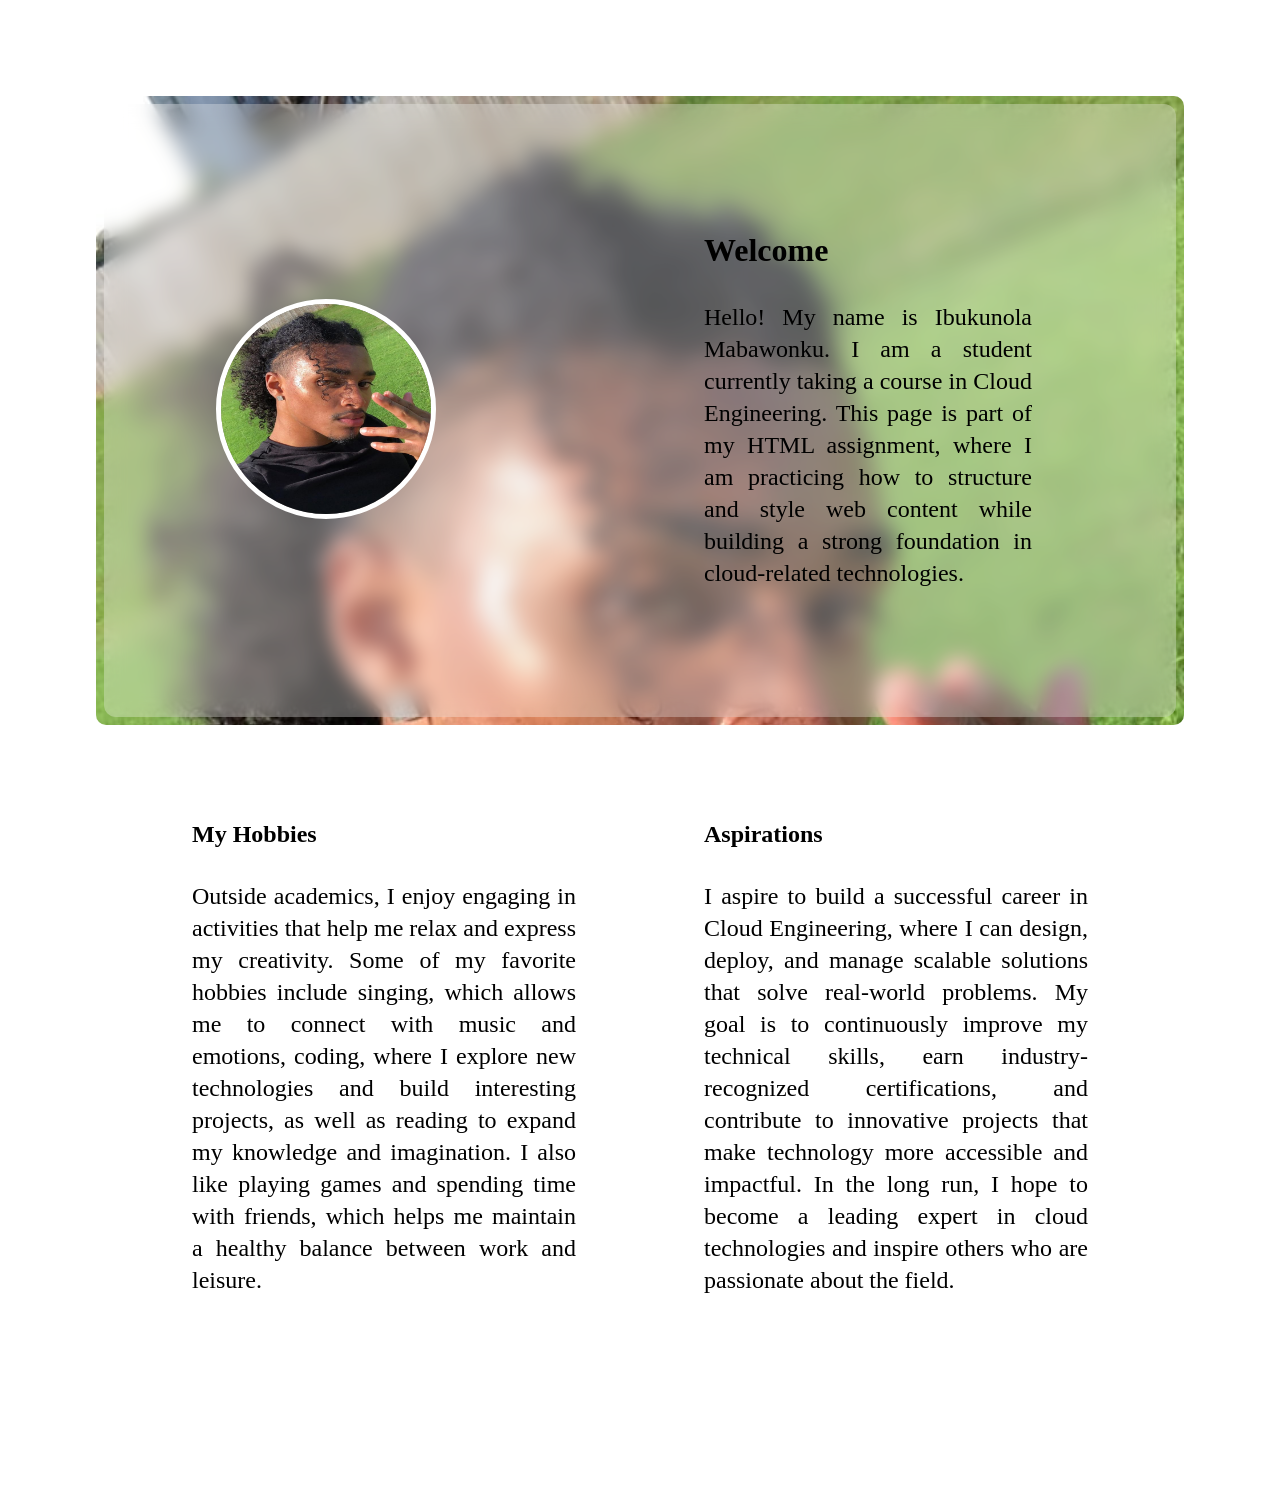
<file: 00_First-Semester/Assignments/01_personal-profile/index.html>
<!DOCTYPE html>
<html lang="en" class="no-js">
  <head>
    <meta charset="UTF-8" />
    <meta name="viewport" content="width=device-width" />

    <title>Profile - Page</title>
    <!-- TODO: update page title -->

    <meta name="description" content="Page Description" />
    <!-- TODO: update meta description -->
    <meta property="og:title" content="Home - Page" />
    <!-- TODO: update og:title -->
    <meta property="og:url" content="https://www.example.com/page" />
    <!-- TODO: update og:url -->
    <meta property="og:description" content="OG Page Description" />
    <!-- TODO: update og:description -->
    <meta property="og:image" content="/path/to/image" />
    <!-- TODO: og:image -->
    <meta property="og:image:alt" content="OG Image Description" />
    <!-- TODO: update og:image:alt -->
    <meta property="og:locale" content="en_US" />
    <meta property="og:type" content="website" />
    <meta name="twitter:card" content="large-image-twitter.jpg" />
    <!-- TODO: update twitter:card -->
    <link rel="canonical" href="https://www.example.com/page" />
    <!-- TODO: update canonical link -->
    <link rel="icon" href="" />
    <link rel="icon" href="" type="image/svg+xml" />
    <link rel="apple-touch-icon" href="/apple-touch-icon.png" />
    <link rel="manifest" href="site.webmanifest" />
    <!-- TODO: update web app manifest file -->
    <meta name="theme-color" content="#FF00FF" />
    <!-- TODO: update meta theme color -->
    <link rel="stylesheet" href="./assets/style.css" />
    <!-- TODO: Update styles -->
    <link rel="stylesheet" href="" media="print" />
  </head>
  <body>
    <!-- Content -->

    <main class="page">
      <div class="page__header">
        <div class="page__header-wrapper">
          <div class="page__header-profile">
            <img src="./assets/1.jpg" alt="profile-img" />
          </div>
          <div class="page__header-parag">
            <h1>Welcome</h1>
            <p>
              Hello! My name is Ibukunola Mabawonku. I am a
              student currently taking a course in Cloud Engineering. This page
              is part of my HTML assignment, where I am practicing how to
              structure and style web content while building a strong foundation
              in cloud-related technologies.
            </p>
          </div>
        </div>
      </div>

      <div class="page__hero">
        <section class="page__hero-hobbies">
            <h2>My Hobbies</h2>
            <p>
                Outside academics, I enjoy engaging in activities that help me relax and express my creativity. 
                Some of my favorite hobbies include singing, which allows me to connect with music and emotions, 
                coding, where I explore new technologies and build interesting projects, 
                as well as reading to expand my knowledge and imagination. 
                I also like playing games and spending time with friends, which helps me maintain a healthy balance between work and leisure.
            </p>
        </section>
        <section class="page__hero-aspirations"><h2>Aspirations</h2>
            <p>
                I aspire to build a successful career in Cloud Engineering, where I can design, deploy, and manage scalable solutions that solve real-world problems. 
                My goal is to continuously improve my technical skills, earn industry-recognized certifications, and contribute to innovative projects that make technology more accessible and impactful. 
                In the long run, I hope to become a leading expert in cloud technologies and inspire others who are passionate about the field.
            </p></section>
      </div>
    </main>

    <script src=""></script>
    <!-- TODO: Update app entry point -->
    <script src=""></script>
    <!-- TODO: Add Modernizr js -->
    <script src="" nomodule></script>
    <script src="" type="module"></script>
    <script src="https://www.google-analytics.com/analytics.js" async></script>
  </body>
</html>
</file>
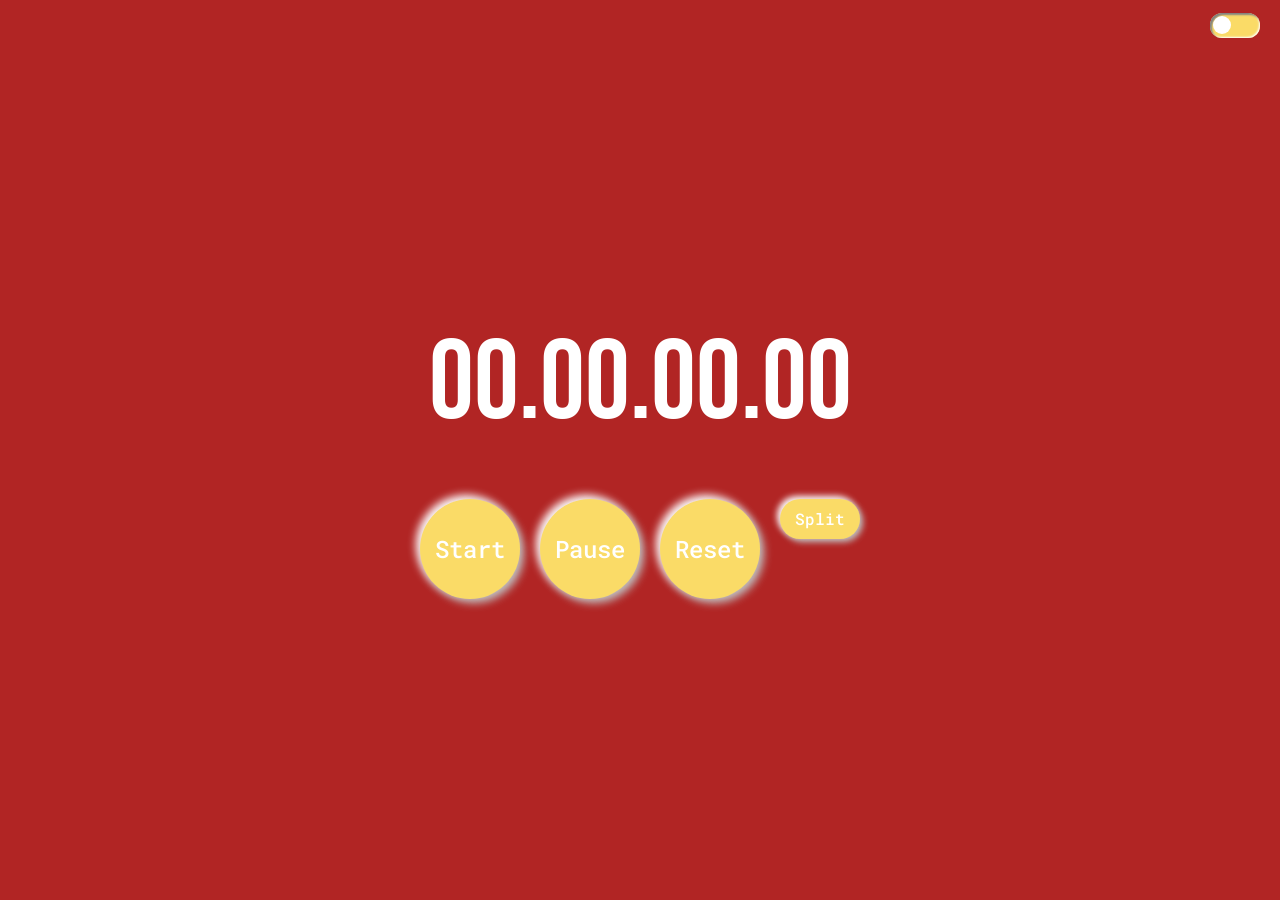
<file: 00_First-Semester/Assignments/02_stopwatch/index.html>
<!DOCTYPE html>
<html lang="en" class="no-js">
<head>
    <meta charset="UTF-8">
    <meta name="viewport" content="width=device-width">

    <title>Stopwatch App</title>
    
    <meta name="description" content="Stopwatch App, Clock, Watch"> 
    <meta name="author" content="Ibukunola Mabawonku, Mareola"> 
    <meta property="og:title" content="Home - Page">  
    <meta property="og:url" content="https://www.example.com/page"> 
    <meta property="og:description" content="Stopwatch App, Clock, Watch">  
    <meta property="og:image:alt" content=""> 
    <meta property="og:locale" content="en_US">
    <meta property="og:type" content="website">
    <meta name="twitter:card" content=""> 
    <link rel="canonical" href="">
    <link rel="icon" href="">
    <link rel="icon" href="./assets/images/title.png" type="image/png">
    <link rel="apple-touch-icon" href="">
    <link rel="manifest" href=""> 
    <meta name="theme-color" content="#FF00FF"> 
    <link rel="stylesheet" type="text/css" href="./assets/css/main.css">  <!-- Css Styles -->
    <link rel="stylesheet" type="text/css" href="./assets/css/media.css">  <!-- Responsiveness -->
    <link rel="stylesheet" href="" media="print">
</head>
<body>
    <!-- Content -->
    
    <nav class="top__nav">
        <div class="top__nav-mode">
            <div class="top__nav-mode--cntrl">

            </div>
        </div>
    </nav>

    <!-- The container -->
    <main class="container">
        <!-- Lap Timer -->
        <section class="lap">

        </section>
        <!-- End of Lap Time -->

        <!-- Screen Container -->
        <section class="screen">
          <section><span class="hour">00</span>.</section>  
          <section><span class="minute">00</span>. </section> 
          <section><span class="seconds">00</span>.</section>  
          <section><span class="milliSeconds">00</span></section>  
        </section>
        <!-- End of Screen Container -->




        <!-- The Buttons -->
         <section class="buttons">
            <button class="buttons__start">Start</button>
            <button class="buttons__pause">Pause</button>
            <button class="buttons__reset">Reset</button>

            <section class="buttons__other">
                <button class="buttons-lap">Split</button>
            </section>
         </section>
        <!-- End of Buttons -->
    </main>
    <!-- End of Container -->
    

    
    
    
    
    <!-- Scripts -->
    <script src="./assets/js/theme.js" type="module" defer></script>
    <script src="./assets/js/app.js" type="module" defer></script>
</body>
</html>
</file>
<file: 00_First-Semester/Assignments/01_personal-profile/assets/style.css>
/* Resets */
body, *{
    border: none;
    box-sizing: border-box;
    margin: 0;
    padding: 2rem;
}

p{
    padding-top: 0;
    font-size: clamp(16px, 2vw, 24px);
    text-align: justify;
    line-height: 2rem;
}
/* End of Resets */

/* Main */
/* End of Main */


/* The Header */
.page__header{
    background-image: url('./1.jpg');
    background-repeat: no-repeat;
    background-size: cover;
    background-position: top;
    width: 100%;
    padding: 0.5rem;
    border-radius: 10px;
}


.page__header-wrapper{
    background: rgba(255, 255, 255, 0.3); /* translucent layer */
    backdrop-filter: blur(10px);
    -webkit-backdrop-filter: blur(10px); /* Safari support */
    border-radius: 12px;
    width: 100%;
    display: grid;
    grid-template-columns: 1fr 1fr;
    padding: 4rem 5rem;
    justify-content: center;
    align-items: center;
}

.page__header-profile img{
    width: 220px;
    height: 220px;
    border-radius: 50%;
    border: 5px solid white;
    padding: 0;
}


/* End of Header */


/* Page Hero */
.page__hero{
    display: grid;
    grid-template-columns: repeat(2, 1fr);
}
/* End of Page Hero */

/* Responsiveness */
@media screen and (max-width: 1200px) {
    .page__header-wrapper, .page__hero, p{
        padding: 1rem;
    }

    .page__hero{
        grid-template-columns: 1fr;
        width: 100%;
    }

    body{
        padding: 0;
    }


}

@media screen and (max-width:800px) {
    .page__header-wrapper{
        grid-template-columns: 1fr;
    }
    
}
/* End of Responsiveness */
</file>
<file: 00_First-Semester/Assignments/02_stopwatch/assets/css/main.css>
/* Import Fonts */
@import url('https://fonts.googleapis.com/css2?family=Bebas+Neue&display=swap');
@import url('https://fonts.googleapis.com/css2?family=Roboto+Mono:wght@400;500;700&display=swap');

/* CSS Reset */
*,
*::before,
*::after {
    box-sizing: border-box;
    margin: 0;
    padding: 0;
}

body.dark{
    background: black;
}

body {
    height: 100vh;
    width: 100%;
    font-family: sans-serif;
    line-height: 1.5;
    background: #b12524;
    color: #222;
    transition: 1s;
    position: relative;
}


button, input, select, textarea {
    font: inherit;
    background: none;
    border: none;
    outline: none;
}

/* End of Resets */

/* Disable Webkit tap highlight color */
html, * {
    -webkit-tap-highlight-color: transparent;
    user-select: none; /* Disable text selection */
}
/* End of Webkit tap highlight color */


/* The top Nav */
.top__nav{
    height: 50px;
    display: flex;
    justify-content: flex-end;
    width: 100%;
    align-items: center;
    padding-right: 20px;
    position: absolute;
}
.top__nav-mode{
    width: 50px;
    height: 25px;
    border-radius: 12px;
    background: #fadb67;
    display: flex;
    align-items: center;
    cursor: pointer;
    box-shadow: inset 2px 2px 2px grey, inset -1px -1px 2px white;
}

.top__nav-mode--cntrl{
    height: 18px;
    width: 18px;
    border-radius: 50%;
    background: white;
    margin-left: 3px;
    transition: 0.5s;
}

.top__nav-mode--cntrl.dark{
    background: black;
    margin-left: 29px;
}

/* End of The top Nav */


/* The Main */
main{
    height: 100%;
    width: 100%;
    display: flex;
    justify-content: center;
    align-items: center;
    flex-direction: column;
}

/* The Lap/Split Timer */
.lap{

    height: 60px;
    width: 300px;
    background: #fadb67;
    border-radius: 5px;
    box-shadow: inset 2px 2px 4px #bebebe, inset -2px -2px 4px #ffffff;
    display: grid;
    grid-template-columns: 1fr;
    place-items: center;
    overflow-y: scroll;
    padding: 10px;
    padding-bottom: 0;
    display: none;
    font-family: 'Bebas Neue', sans-serif;
    font-size: 3rem;
    margin-bottom: 30px;

    /* Custom scrollbar styling */
    scrollbar-width: thin;
    scrollbar-color: #bdbdbd #fff;

    &::-webkit-scrollbar {
        width: 8px;
        border-radius: 8px;
        background: #e0e0e0;
    }

    &::-webkit-scrollbar-thumb {
        background: #756a6a;
        border-radius: 8px;
    }

    &::-webkit-scrollbar-thumb:hover {
        background: #a0a0a0;
    }
}
/* End of Lap/Split Timer */

/* Screen */
.screen{
    font-size: 7rem;
    font-family: 'Bebas Neue', sans-serif;
    display: flex;
    color: #fff;
}

.screen.dark{
    color: white;
}

/* Buttons */
.buttons{
    margin-top: 30px;
    display: flex;
    gap: 20px;
}

.buttons__start, .buttons__pause, .buttons__reset{
    width: 100px;
    height: 100px;
    background: #fadb67;
    border-radius: 50%;
    box-shadow: 4px 4px 8px #bebebe, -4px -4px 8px #ffffff;
    display: flex;
    justify-content: center;
    align-items: center;
    font-size: 1.5rem;
    color: #fff;
    cursor: pointer;
    transition: box-shadow 0.2s, background 0.2s;
    font-family: 'Roboto Mono', monospace;
    font-weight: 500; /* medium weight for visibility */
}

.buttons__start:active, .buttons__pause:active, .buttons__reset:active {
    box-shadow: inset 3px 3px 6px #bebebe, inset -3px -3px 6px #ffffff;
    background: #fadb67;
}

.buttons-lap{
    width: 80px;
    height: 40px;
    background: #fadb67;
    border-radius: 25px;
    box-shadow: 3px 3px 6px #bebebe, -3px -3px 6px #ffffff;
    display: flex;
    justify-content: center;
    align-items: center;
    font-size: 1rem;
    color: #fff;
    cursor: pointer;
    transition: box-shadow 0.2s, background 0.2s;
    font-family: 'Roboto Mono', monospace;
    font-weight: 500; /* medium weight for visibility */
}

.buttons__start.dark, .buttons__pause.dark, .buttons__reset.dark, .buttons-lap.dark{
    box-shadow: none;
    transition: none;
}

.buttons__start.dark:active, .buttons__pause.dark:active, .buttons__reset.dark:active, .buttons-lap.dark:active{
    box-shadow: inset 4px 4px 8px grey, inset -3px -3px 6px white;

}

.buttons-lap:active {
    box-shadow: inset 4px 4px 8px #bebebe, inset -4px -4px 8px #ffffff;
    background: #fadb67;
}

/* End of Main */
</file>
<file: 00_First-Semester/Assignments/02_stopwatch/assets/css/media.css>
/* Small Tablets */
@media only screen and (max-width: 600px) {
    .screen{
        font-size: 5rem;

    }

    .buttons__start, .buttons__pause, .buttons__reset{
        width: 60px;
        height: 60px;
        box-shadow: 4px 4px 8px #bebebe, -4px -4px 8px #ffffff;
        font-size: 0.9rem;
    }

    .buttons-lap{
        width: 60px;
        height: 20px;
        box-shadow: 4px 4px 8px #bebebe, -4px -4px 8px #ffffff;
        font-size: 0.8rem;

    }
    
}

/* Mobile Devices */
@media only screen and (max-width: 390px) {
    .screen{
        font-size: 3rem;

    }

    .buttons__start, .buttons__pause, .buttons__reset{
        width: 40px;
        height: 40px;
        box-shadow: 2px 2px 4px #bebebe, -2px -2px 4px #ffffff;
        font-size: 0.6rem;
    }

    .buttons-lap{
        width: 40px;
        height: 15px;
        box-shadow: 2px 2px 4px #bebebe, -2px -2px 4px #ffffff;
        font-size: 0.55rem;

    }
    .buttons{
        margin-top: 20px;
        display: flex;
        gap: 12px;
    }
    .lap{
        height: 40px;
        width: 200px;
        font-size: 1.3rem;
    }
    
}

/* Small Screens */
@media only screen and (max-width: 250px) {
    .screen{
        font-size: 2.5rem;
        display: flex;
        flex-direction: column;

    }

    .buttons__start, .buttons__pause, .buttons__reset{
        width: 30px;
        height: 30px;
        box-shadow: 2px 2px 4px #bebebe, -2px -2px 4px #ffffff;
        font-size: 0.45rem;
    }

    .buttons-lap{
        width: 40px;
        height: 15px;
        box-shadow: 2px 2px 4px #bebebe, -2px -2px 4px #ffffff;
        font-size: 0.55rem;
        margin-top: 10px;

    }
    .buttons{
        display: grid;
        grid-template-columns: repeat(3, 1fr);
        gap: 5px;
    }
    .lap{
        height: 40px;
        width: 120px;
        font-size: 1.3rem;
    }
    
}

/* Smallest Screen */
@media only screen and (max-width: 150px) {
    .buttons{
        display: grid;
        grid-template-columns: repeat(2, 2fr);
        gap: 8px;
    } 

}
</file>
